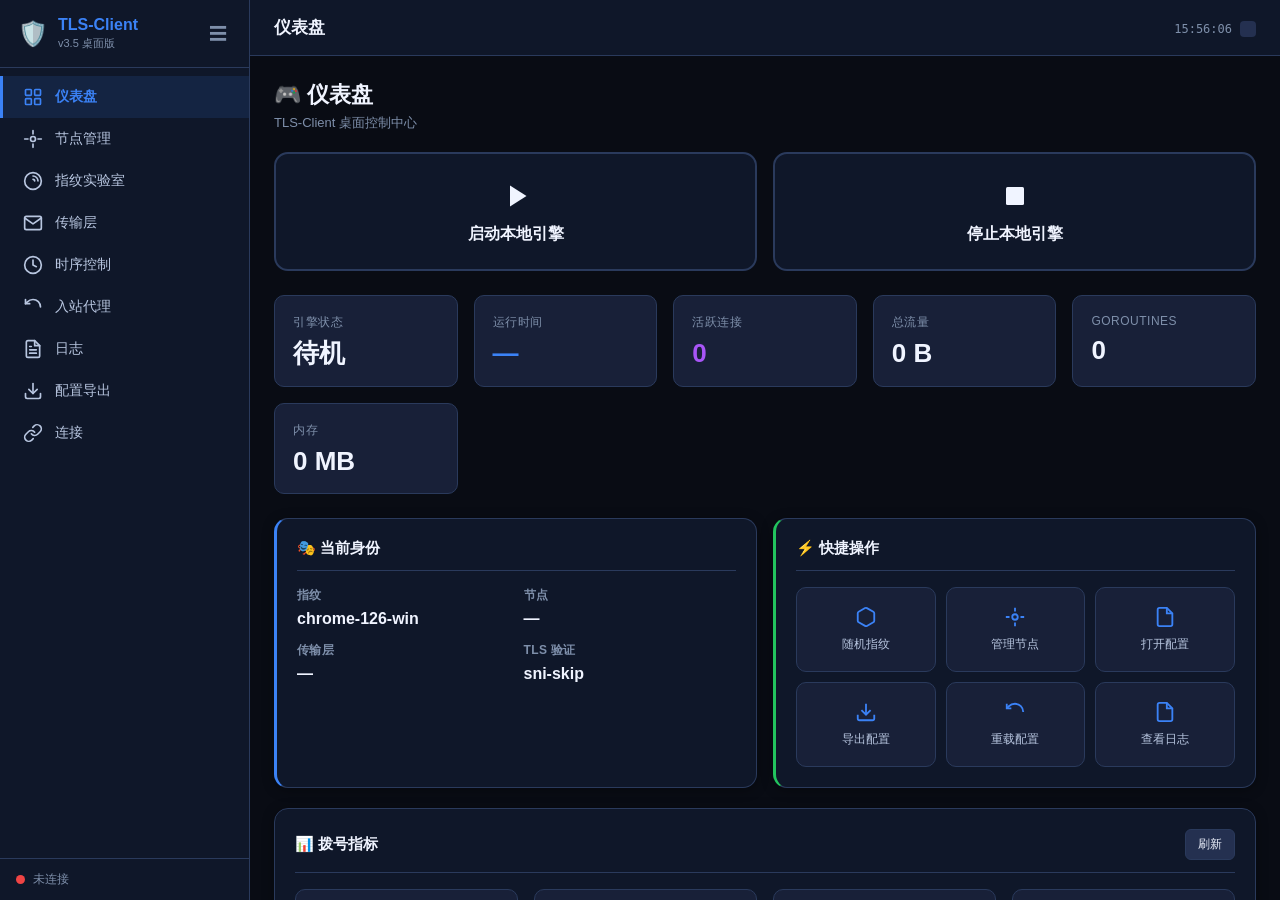
<file: gui/frontend/index.html>
<!DOCTYPE html>
<html lang="zh-CN">
<head>
<meta charset="UTF-8">
<meta name="viewport" content="width=device-width,initial-scale=1.0">
<title>TLS-Client v3.5</title>
<link rel="stylesheet" href="src/main.css">
</head>
<body>
<div id="app">
  <aside class="sidebar" id="sidebar">
    <div class="sidebar-logo">
      <span class="logo-icon">🛡️</span>
      <div class="logo-text">
        <h1>TLS-Client</h1>
        <span class="logo-version">v3.5 桌面版</span>
      </div>
      <button class="sidebar-collapse-btn" id="sidebar-toggle" title="折叠/展开">☰</button>
    </div>
    <nav class="sidebar-nav" id="main-nav">
      <a class="nav-link active" data-page="dashboard" href="#">
        <svg viewBox="0 0 24 24"><rect x="3" y="3" width="7" height="7" rx="1"/><rect x="14" y="3" width="7" height="7" rx="1"/><rect x="3" y="14" width="7" height="7" rx="1"/><rect x="14" y="14" width="7" height="7" rx="1"/></svg>
        <span>仪表盘</span>
      </a>
      <a class="nav-link" data-page="nodes" href="#">
        <svg viewBox="0 0 24 24"><circle cx="12" cy="12" r="3"/><path d="M12 2v4m0 12v4M2 12h4m12 0h4"/></svg>
        <span>节点管理</span>
      </a>
      <a class="nav-link" data-page="fingerprint" href="#">
        <svg viewBox="0 0 24 24"><path d="M12 2a10 10 0 0110 10c0 5.52-4.48 10-10 10S2 17.52 2 12 6.48 2 12 2z"/><path d="M12 6a6 6 0 016 6"/><path d="M12 10a2 2 0 012 2"/></svg>
        <span>指纹实验室</span>
      </a>
      <a class="nav-link" data-page="transport" href="#">
        <svg viewBox="0 0 24 24"><path d="M4 4h16a2 2 0 012 2v12a2 2 0 01-2 2H4a2 2 0 01-2-2V6a2 2 0 012-2z"/><path d="M22 6l-10 7L2 6"/></svg>
        <span>传输层</span>
      </a>
      <a class="nav-link" data-page="cadence" href="#">
        <svg viewBox="0 0 24 24"><circle cx="12" cy="12" r="10"/><path d="M12 6v6l4 2"/></svg>
        <span>时序控制</span>
      </a>
      <a class="nav-link" data-page="inbound" href="#">
        <svg viewBox="0 0 24 24"><path d="M21 12a9 9 0 00-9-9 9.75 9.75 0 00-6.74 2.74L3 8"/><path d="M3 3v5h5"/></svg>
        <span>入站代理</span>
      </a>
      <a class="nav-link" data-page="logs" href="#">
        <svg viewBox="0 0 24 24"><path d="M14 2H6a2 2 0 00-2 2v16a2 2 0 002 2h12a2 2 0 002-2V8z"/><path d="M14 2v6h6"/><path d="M16 13H8m8 4H8m2-8H8"/></svg>
        <span>日志</span>
      </a>
      <a class="nav-link" data-page="config" href="#">
        <svg viewBox="0 0 24 24"><path d="M21 15v4a2 2 0 01-2 2H5a2 2 0 01-2-2v-4"/><path d="M7 10l5 5 5-5"/><path d="M12 15V3"/></svg>
        <span>配置导出</span>
      </a>
      <a class="nav-link" data-page="apiconn" href="#">
        <svg viewBox="0 0 24 24"><path d="M10 13a5 5 0 007.54.54l3-3a5 5 0 00-7.07-7.07l-1.72 1.71"/><path d="M14 11a5 5 0 00-7.54-.54l-3 3a5 5 0 007.07 7.07l1.71-1.71"/></svg>
        <span>连接</span>
      </a>
    </nav>
    <div class="sidebar-footer">
      <div class="api-indicator" id="global-api-indicator">
        <span class="indicator-dot disconnected"></span>
        <span class="indicator-text">未连接</span>
      </div>
    </div>
  </aside>

  <main class="main" id="main-content">
    <header class="topbar" style="--wails-draggable:drag">
      <div class="topbar-title" id="topbar-title">仪表盘</div>
      <div class="topbar-actions">
        <span class="topbar-clock" id="topbar-clock"></span>
        <span class="topbar-platform" id="topbar-platform"></span>
      </div>
    </header>
    <div class="page-container" id="page-container"></div>
  </main>
</div>

<div class="modal-overlay" id="modal-overlay"></div>
<div class="modal" id="modal-container"></div>
<div class="toast-container" id="toast-container"></div>

<script src="src/api.js"></script>
<script src="src/pages/dashboard.js"></script>
<script src="src/pages/nodes.js"></script>
<script src="src/pages/fingerprint.js"></script>
<script src="src/pages/transport.js"></script>
<script src="src/pages/cadence.js"></script>
<script src="src/pages/inbound.js"></script>
<script src="src/pages/logs.js"></script>
<script src="src/pages/config.js"></script>
<script src="src/pages/apiconn.js"></script>
<script src="src/app.js"></script>
</body>
</html>
</file>
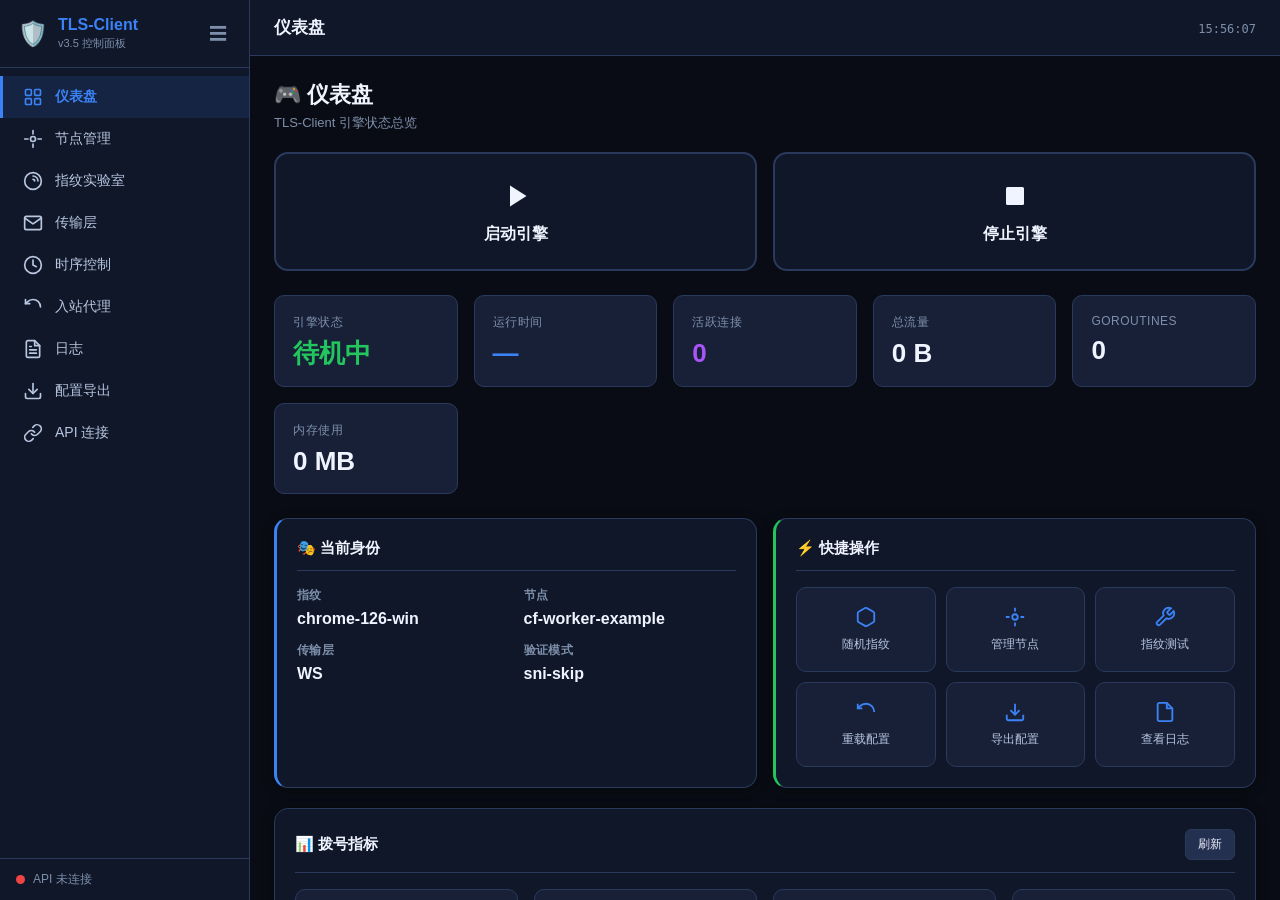
<file: pkg/api/webui/index.html>
<!DOCTYPE html>
<html lang="zh-CN">
<head>
<meta charset="UTF-8">
<meta name="viewport" content="width=device-width,initial-scale=1.0">
<title>TLS-Client 控制面板 v3.5</title>
<link rel="stylesheet" href="css/main.css">
</head>
<body>
<div id="app">
  <!-- ============ 侧边栏 ============ -->
  <aside class="sidebar" id="sidebar">
    <div class="sidebar-logo">
      <span class="logo-icon">🛡️</span>
      <div class="logo-text">
        <h1>TLS-Client</h1>
        <span class="logo-version">v3.5 控制面板</span>
      </div>
      <button class="sidebar-collapse-btn" id="sidebar-toggle" title="折叠">☰</button>
    </div>
    <nav class="sidebar-nav" id="main-nav">
      <a class="nav-link active" data-page="dashboard" href="#dashboard">
        <svg viewBox="0 0 24 24"><rect x="3" y="3" width="7" height="7" rx="1"/><rect x="14" y="3" width="7" height="7" rx="1"/><rect x="3" y="14" width="7" height="7" rx="1"/><rect x="14" y="14" width="7" height="7" rx="1"/></svg>
        <span>仪表盘</span>
      </a>
      <a class="nav-link" data-page="nodes" href="#nodes">
        <svg viewBox="0 0 24 24"><circle cx="12" cy="12" r="3"/><path d="M12 2v4m0 12v4M2 12h4m12 0h4"/></svg>
        <span>节点管理</span>
      </a>
      <a class="nav-link" data-page="fingerprint" href="#fingerprint">
        <svg viewBox="0 0 24 24"><path d="M12 2a10 10 0 0110 10c0 5.52-4.48 10-10 10S2 17.52 2 12 6.48 2 12 2z"/><path d="M12 6a6 6 0 016 6"/><path d="M12 10a2 2 0 012 2"/></svg>
        <span>指纹实验室</span>
      </a>
      <a class="nav-link" data-page="transport" href="#transport">
        <svg viewBox="0 0 24 24"><path d="M4 4h16a2 2 0 012 2v12a2 2 0 01-2 2H4a2 2 0 01-2-2V6a2 2 0 012-2z"/><path d="M22 6l-10 7L2 6"/></svg>
        <span>传输层</span>
      </a>
      <a class="nav-link" data-page="cadence" href="#cadence">
        <svg viewBox="0 0 24 24"><circle cx="12" cy="12" r="10"/><path d="M12 6v6l4 2"/></svg>
        <span>时序控制</span>
      </a>
      <a class="nav-link" data-page="inbound" href="#inbound">
        <svg viewBox="0 0 24 24"><path d="M21 12a9 9 0 00-9-9 9.75 9.75 0 00-6.74 2.74L3 8"/><path d="M3 3v5h5"/></svg>
        <span>入站代理</span>
      </a>
      <a class="nav-link" data-page="logs" href="#logs">
        <svg viewBox="0 0 24 24"><path d="M14 2H6a2 2 0 00-2 2v16a2 2 0 002 2h12a2 2 0 002-2V8z"/><path d="M14 2v6h6"/><path d="M16 13H8m8 4H8m2-8H8"/></svg>
        <span>日志</span>
      </a>
      <a class="nav-link" data-page="config" href="#config">
        <svg viewBox="0 0 24 24"><path d="M21 15v4a2 2 0 01-2 2H5a2 2 0 01-2-2v-4"/><path d="M7 10l5 5 5-5"/><path d="M12 15V3"/></svg>
        <span>配置导出</span>
      </a>
      <a class="nav-link" data-page="apiconn" href="#apiconn">
        <svg viewBox="0 0 24 24"><path d="M10 13a5 5 0 007.54.54l3-3a5 5 0 00-7.07-7.07l-1.72 1.71"/><path d="M14 11a5 5 0 00-7.54-.54l-3 3a5 5 0 007.07 7.07l1.71-1.71"/></svg>
        <span>API 连接</span>
      </a>
    </nav>
    <div class="sidebar-footer">
      <div class="api-indicator" id="global-api-indicator">
        <span class="indicator-dot disconnected"></span>
        <span class="indicator-text">API 未连接</span>
      </div>
    </div>
  </aside>

  <!-- ============ 主区域 ============ -->
  <main class="main" id="main-content">
    <header class="topbar">
      <button class="mobile-menu-btn" id="mobile-menu-btn">☰</button>
      <div class="topbar-title" id="topbar-title">仪表盘</div>
      <div class="topbar-actions">
        <span class="topbar-clock" id="topbar-clock"></span>
      </div>
    </header>
    <div class="page-container" id="page-container">
      <!-- 页面由 JS 动态渲染 -->
    </div>
  </main>
</div>

<!-- ============ 模态框容器 ============ -->
<div class="modal-overlay" id="modal-overlay"></div>
<div class="modal" id="modal-container"></div>

<!-- ============ Toast 通知 ============ -->
<div class="toast-container" id="toast-container"></div>

<script src="js/api.js"></script>
<script src="js/pages/dashboard.js"></script>
<script src="js/pages/nodes.js"></script>
<script src="js/pages/fingerprint.js"></script>
<script src="js/pages/transport.js"></script>
<script src="js/pages/cadence.js"></script>
<script src="js/pages/inbound.js"></script>
<script src="js/pages/logs.js"></script>
<script src="js/pages/config.js"></script>
<script src="js/pages/apiconn.js"></script>
<script src="js/app.js"></script>
</body>
</html>
</file>
<file: gui/frontend/src/main.css>
/* ================================================================
   TLS-Client v3.5 GUI — Design System
   ================================================================ */

/* ---------- Reset & Variables ---------- */
*,*::before,*::after{margin:0;padding:0;box-sizing:border-box}
:root{
  --c-bg-0:#090c14;
  --c-bg-1:#0f1729;
  --c-bg-2:#182038;
  --c-bg-3:#243050;
  --c-bg-4:#2f3f64;
  --c-border:#2a3a5c;
  --c-border-h:#3a5080;
  --c-text-0:#f0f4ff;
  --c-text-1:#b8c6e0;
  --c-text-2:#7e8faa;
  --c-text-3:#556380;
  --c-blue:#3b82f6;
  --c-blue-h:#2563eb;
  --c-blue-bg:rgba(59,130,246,.12);
  --c-green:#22c55e;
  --c-green-h:#16a34a;
  --c-green-bg:rgba(34,197,94,.12);
  --c-yellow:#eab308;
  --c-yellow-bg:rgba(234,179,8,.12);
  --c-red:#ef4444;
  --c-red-h:#dc2626;
  --c-red-bg:rgba(239,68,68,.12);
  --c-purple:#a855f7;
  --c-purple-bg:rgba(168,85,247,.12);
  --c-orange:#f97316;
  --c-orange-bg:rgba(249,115,22,.12);
  --c-cyan:#06b6d4;
  --c-cyan-bg:rgba(6,182,212,.12);
  --radius-s:6px;
  --radius-m:10px;
  --radius-l:14px;
  --radius-xl:20px;
  --shadow-card:0 2px 12px rgba(0,0,0,.35);
  --shadow-modal:0 12px 48px rgba(0,0,0,.6);
  --sidebar-w:250px;
  --sidebar-collapsed:60px;
  --topbar-h:56px;
  --transition:all .2s ease;
  --font-mono:'Monaco','Consolas','Fira Code',monospace;
}

html{font-size:14px;-webkit-font-smoothing:antialiased}
body{
  font-family:-apple-system,BlinkMacSystemFont,'Segoe UI',Roboto,'Helvetica Neue',sans-serif;
  background:var(--c-bg-0);
  color:var(--c-text-0);
  min-height:100vh;
  overflow:hidden;
}

/* ---------- Layout ---------- */
#app{display:flex;height:100vh;width:100vw}

/* ---------- Sidebar ---------- */
.sidebar{
  width:var(--sidebar-w);
  min-width:var(--sidebar-w);
  background:var(--c-bg-1);
  border-right:1px solid var(--c-border);
  display:flex;
  flex-direction:column;
  transition:width .25s ease,min-width .25s ease;
  z-index:50;
  overflow:hidden;
}
.sidebar.collapsed{width:var(--sidebar-collapsed);min-width:var(--sidebar-collapsed)}
.sidebar.collapsed .logo-text,
.sidebar.collapsed .nav-link span,
.sidebar.collapsed .sidebar-footer .indicator-text{display:none}
.sidebar.collapsed .sidebar-logo{justify-content:center;padding:12px 0}
.sidebar.collapsed .nav-link{justify-content:center;padding:14px 0}
.sidebar.collapsed .sidebar-footer{justify-content:center}

.sidebar-logo{
  display:flex;align-items:center;gap:10px;
  padding:16px 18px;
  border-bottom:1px solid var(--c-border);
  flex-shrink:0;
}
.logo-icon{font-size:24px}
.logo-text h1{font-size:16px;font-weight:700;color:var(--c-blue);white-space:nowrap}
.logo-version{font-size:11px;color:var(--c-text-2);white-space:nowrap}
.sidebar-collapse-btn{
  margin-left:auto;background:none;border:none;color:var(--c-text-2);
  font-size:18px;cursor:pointer;padding:4px;border-radius:4px;
}
.sidebar-collapse-btn:hover{color:var(--c-text-0);background:var(--c-bg-3)}

.sidebar-nav{
  flex:1;overflow-y:auto;padding:8px 0;
  scrollbar-width:thin;scrollbar-color:var(--c-bg-4) transparent;
}
.nav-link{
  display:flex;align-items:center;gap:12px;
  padding:11px 20px;
  color:var(--c-text-1);
  text-decoration:none;
  border-left:3px solid transparent;
  transition:var(--transition);
  white-space:nowrap;
}
.nav-link svg{
  width:20px;height:20px;flex-shrink:0;
  fill:none;stroke:currentColor;stroke-width:2;
  stroke-linecap:round;stroke-linejoin:round;
}
.nav-link:hover{background:var(--c-bg-2);color:var(--c-text-0)}
.nav-link.active{
  background:var(--c-blue-bg);
  color:var(--c-blue);
  border-left-color:var(--c-blue);
  font-weight:600;
}

.sidebar-footer{
  padding:12px 16px;border-top:1px solid var(--c-border);
  flex-shrink:0;display:flex;align-items:center;gap:8px;
}
.api-indicator{display:flex;align-items:center;gap:8px}
.indicator-dot{
  width:9px;height:9px;border-radius:50%;flex-shrink:0;
  transition:background .3s;
}
.indicator-dot.connected{background:var(--c-green);box-shadow:0 0 6px var(--c-green)}
.indicator-dot.disconnected{background:var(--c-red)}
.indicator-text{font-size:12px;color:var(--c-text-2);white-space:nowrap}

/* ---------- Main ---------- */
.main{flex:1;display:flex;flex-direction:column;overflow:hidden}

.topbar{
  height:var(--topbar-h);min-height:var(--topbar-h);
  background:var(--c-bg-1);
  border-bottom:1px solid var(--c-border);
  display:flex;align-items:center;
  padding:0 24px;gap:16px;
  flex-shrink:0;
}
.topbar-title{font-size:17px;font-weight:600;flex:1}
.topbar-clock{font-size:12px;color:var(--c-text-2);font-family:var(--font-mono)}
.mobile-menu-btn{display:none;background:none;border:none;color:var(--c-text-0);font-size:22px;cursor:pointer}

.page-container{
  flex:1;overflow-y:auto;padding:24px;
  scrollbar-width:thin;scrollbar-color:var(--c-bg-4) transparent;
}

/* ---------- Cards ---------- */
.card{
  background:var(--c-bg-1);
  border:1px solid var(--c-border);
  border-radius:var(--radius-l);
  padding:20px;
  margin-bottom:20px;
  box-shadow:var(--shadow-card);
}
.card-header{
  display:flex;justify-content:space-between;align-items:center;
  margin-bottom:16px;padding-bottom:12px;
  border-bottom:1px solid var(--c-border);
}
.card-header h3{font-size:15px;font-weight:600;display:flex;align-items:center;gap:8px}
.card-header .card-actions{display:flex;gap:8px;align-items:center}
.card-body{position:relative}
.card-footer{
  margin-top:16px;padding-top:12px;
  border-top:1px solid var(--c-border);
  display:flex;gap:10px;align-items:center;
}
.card.accent-blue{border-left:3px solid var(--c-blue)}
.card.accent-green{border-left:3px solid var(--c-green)}
.card.accent-yellow{border-left:3px solid var(--c-yellow)}
.card.accent-red{border-left:3px solid var(--c-red)}

/* ---------- Stat Cards ---------- */
.stats-row{display:grid;grid-template-columns:repeat(auto-fit,minmax(180px,1fr));gap:16px;margin-bottom:24px}
.stat-card{
  background:var(--c-bg-2);
  border:1px solid var(--c-border);
  border-radius:var(--radius-m);
  padding:18px;
}
.stat-label{font-size:12px;color:var(--c-text-2);text-transform:uppercase;letter-spacing:.5px;margin-bottom:8px}
.stat-value{font-size:26px;font-weight:700;line-height:1.1}
.stat-value.green{color:var(--c-green)}
.stat-value.blue{color:var(--c-blue)}
.stat-value.yellow{color:var(--c-yellow)}
.stat-value.red{color:var(--c-red)}
.stat-value.purple{color:var(--c-purple)}
.stat-sub{font-size:11px;color:var(--c-text-2);margin-top:4px}

/* ---------- Grid layouts ---------- */
.grid-2{display:grid;grid-template-columns:1fr 1fr;gap:16px}
.grid-3{display:grid;grid-template-columns:1fr 1fr 1fr;gap:16px}
.grid-4{display:grid;grid-template-columns:repeat(4,1fr);gap:16px}

/* ---------- Forms ---------- */
.form-group{margin-bottom:14px}
.form-group label{
  display:block;margin-bottom:6px;
  font-size:12px;font-weight:600;color:var(--c-text-2);
  text-transform:uppercase;letter-spacing:.4px;
}
.form-group .hint{
  font-size:11px;color:var(--c-text-3);margin-top:4px;
  text-transform:none;letter-spacing:0;font-weight:400;
}
input[type="text"],input[type="number"],input[type="password"],
select,textarea{
  width:100%;padding:9px 12px;
  background:var(--c-bg-3);
  border:1px solid var(--c-border);
  border-radius:var(--radius-s);
  color:var(--c-text-0);
  font-size:13px;
  transition:border-color .15s;
}
input:focus,select:focus,textarea:focus{
  outline:none;border-color:var(--c-blue);
  box-shadow:0 0 0 2px var(--c-blue-bg);
}
input:disabled,select:disabled{opacity:.5;cursor:not-allowed}
textarea{min-height:100px;font-family:var(--font-mono);font-size:12px;resize:vertical}
.form-row{display:grid;grid-template-columns:repeat(auto-fit,minmax(200px,1fr));gap:14px}
.form-inline{display:flex;gap:10px;align-items:flex-end}

/* ---------- Buttons ---------- */
.btn{
  display:inline-flex;align-items:center;justify-content:center;gap:6px;
  padding:8px 16px;
  border:none;border-radius:var(--radius-s);
  font-size:13px;font-weight:500;
  cursor:pointer;transition:var(--transition);
  white-space:nowrap;
}
.btn:disabled{opacity:.45;cursor:not-allowed}
.btn-xs{padding:4px 10px;font-size:11px}
.btn-sm{padding:6px 12px;font-size:12px}
.btn-lg{padding:12px 24px;font-size:15px}
.btn-primary{background:var(--c-blue);color:#fff}
.btn-primary:hover:not(:disabled){background:var(--c-blue-h)}
.btn-success{background:var(--c-green);color:#fff}
.btn-success:hover:not(:disabled){background:var(--c-green-h)}
.btn-danger{background:var(--c-red);color:#fff}
.btn-danger:hover:not(:disabled){background:var(--c-red-h)}
.btn-warning{background:var(--c-yellow);color:#000}
.btn-secondary{background:var(--c-bg-3);color:var(--c-text-0);border:1px solid var(--c-border)}
.btn-secondary:hover:not(:disabled){background:var(--c-bg-4);border-color:var(--c-border-h)}
.btn-ghost{background:transparent;color:var(--c-text-1)}
.btn-ghost:hover{background:var(--c-bg-3)}
.btn-icon{padding:6px;border-radius:var(--radius-s)}
.btn-group{display:flex;gap:8px;flex-wrap:wrap}

/* ---------- Badges ---------- */
.badge{
  display:inline-flex;align-items:center;
  padding:3px 10px;
  border-radius:20px;
  font-size:11px;font-weight:600;
  letter-spacing:.3px;
}
.badge-green{background:var(--c-green-bg);color:var(--c-green)}
.badge-blue{background:var(--c-blue-bg);color:var(--c-blue)}
.badge-yellow{background:var(--c-yellow-bg);color:var(--c-yellow)}
.badge-red{background:var(--c-red-bg);color:var(--c-red)}
.badge-purple{background:var(--c-purple-bg);color:var(--c-purple)}
.badge-orange{background:var(--c-orange-bg);color:var(--c-orange)}
.badge-cyan{background:var(--c-cyan-bg);color:var(--c-cyan)}
.badge-outline{background:transparent;border:1px solid currentColor}

/* ---------- Toggle Switch ---------- */
.toggle{position:relative;display:inline-block;width:44px;height:24px;flex-shrink:0}
.toggle input{opacity:0;width:0;height:0}
.toggle .slider{
  position:absolute;cursor:pointer;inset:0;
  background:var(--c-bg-4);border-radius:24px;
  transition:.25s;
}
.toggle .slider::before{
  content:"";position:absolute;
  width:18px;height:18px;left:3px;bottom:3px;
  background:#fff;border-radius:50%;transition:.25s;
}
.toggle input:checked+.slider{background:var(--c-green)}
.toggle input:checked+.slider::before{transform:translateX(20px)}
.toggle-row{
  display:flex;justify-content:space-between;align-items:center;
  padding:12px 0;border-bottom:1px solid var(--c-border);
}
.toggle-row:last-child{border-bottom:none}
.toggle-label h4{font-size:14px;margin-bottom:2px}
.toggle-label p{font-size:12px;color:var(--c-text-2)}

/* ---------- Tabs ---------- */
.tabs{display:flex;gap:2px;background:var(--c-bg-3);padding:3px;border-radius:var(--radius-s);margin-bottom:16px}
.tab{
  padding:7px 16px;border-radius:4px;cursor:pointer;
  font-size:13px;color:var(--c-text-2);transition:var(--transition);
}
.tab:hover{color:var(--c-text-0)}
.tab.active{background:var(--c-blue);color:#fff;font-weight:600}

/* ---------- Tables ---------- */
.table-wrap{overflow-x:auto}
table{width:100%;border-collapse:collapse}
th{
  text-align:left;padding:10px 12px;
  font-size:11px;font-weight:600;color:var(--c-text-2);
  text-transform:uppercase;letter-spacing:.5px;
  border-bottom:2px solid var(--c-border);
  background:var(--c-bg-2);
}
td{
  padding:10px 12px;
  border-bottom:1px solid var(--c-border);
  font-size:13px;
}
tr:hover td{background:var(--c-bg-2)}

/* ---------- Node List ---------- */
.node-item{
  background:var(--c-bg-2);
  border:1px solid var(--c-border);
  border-radius:var(--radius-m);
  padding:16px;margin-bottom:12px;
  transition:border-color .15s;
}
.node-item:hover{border-color:var(--c-border-h)}
.node-item.node-active{border-color:var(--c-green);background:var(--c-green-bg)}
.node-item.node-editing{border-color:var(--c-yellow);background:var(--c-yellow-bg)}
.node-top{display:flex;justify-content:space-between;align-items:center;margin-bottom:10px}
.node-name{font-size:16px;font-weight:600;display:flex;align-items:center;gap:8px}
.node-details{display:flex;gap:20px;flex-wrap:wrap;font-size:13px;color:var(--c-text-2)}
.node-detail{display:flex;align-items:center;gap:4px}
.node-detail-icon{width:14px;opacity:.7}
.node-actions-bar{display:flex;gap:6px;margin-top:12px;padding-top:10px;border-top:1px solid var(--c-border)}
.node-edit-form{
  margin-top:14px;padding-top:14px;border-top:1px solid var(--c-border);
  display:none;
}
.node-edit-form.visible{display:block}

/* ---------- Fingerprint Cards ---------- */
.fp-grid{display:grid;grid-template-columns:repeat(auto-fill,minmax(260px,1fr));gap:14px}
.fp-card{
  background:var(--c-bg-2);
  border:2px solid var(--c-border);
  border-radius:var(--radius-m);
  padding:14px;cursor:pointer;
  transition:var(--transition);
}
.fp-card:hover{border-color:var(--c-blue);transform:translateY(-1px)}
.fp-card.selected{border-color:var(--c-green);background:var(--c-green-bg)}
.fp-card-top{display:flex;justify-content:space-between;align-items:flex-start;margin-bottom:10px}
.fp-card-name{font-size:15px;font-weight:600}
.fp-card-tags{display:flex;gap:4px;flex-wrap:wrap}
.fp-tag{
  padding:2px 7px;border-radius:4px;
  font-size:10px;font-weight:600;
  background:var(--c-bg-3);color:var(--c-text-2);
  text-transform:uppercase;letter-spacing:.3px;
}
.fp-tag.latest{background:var(--c-green);color:#fff}
.fp-tag.recommended{background:var(--c-blue);color:#fff}
.fp-tag.mobile{background:var(--c-orange-bg);color:var(--c-orange)}
.fp-card-info{display:flex;gap:14px;font-size:12px;color:var(--c-text-2)}

/* ---------- Log Console ---------- */
.log-console{
  background:#000;
  border-radius:var(--radius-s);
  padding:14px;
  font-family:var(--font-mono);
  font-size:12px;
  height:420px;
  overflow-y:auto;
  line-height:1.7;
  scrollbar-width:thin;scrollbar-color:#333 transparent;
}
.log-line{display:flex;gap:8px;margin-bottom:1px}
.log-time{color:#555;flex-shrink:0;min-width:70px}
.log-level{flex-shrink:0;min-width:50px;font-weight:700}
.log-level.info{color:var(--c-blue)}
.log-level.warn{color:var(--c-yellow)}
.log-level.error{color:var(--c-red)}
.log-level.debug{color:var(--c-purple)}
.log-msg{color:#ccc;word-break:break-all}

/* ---------- Code Block ---------- */
.code-block{
  background:#0a0a0a;
  border:1px solid #222;
  border-radius:var(--radius-s);
  padding:16px;
  font-family:var(--font-mono);
  font-size:12px;
  overflow-x:auto;
  white-space:pre;
  line-height:1.6;
  color:var(--c-text-1);
  max-height:500px;
  overflow-y:auto;
}

/* ---------- Modal ---------- */
.modal-overlay{
  display:none;position:fixed;inset:0;
  background:rgba(0,0,0,.65);z-index:900;
  backdrop-filter:blur(4px);
}
.modal-overlay.show{display:block}
.modal{
  display:none;position:fixed;
  top:50%;left:50%;transform:translate(-50%,-50%);
  background:var(--c-bg-1);
  border:1px solid var(--c-border);
  border-radius:var(--radius-l);
  box-shadow:var(--shadow-modal);
  z-index:910;
  min-width:420px;max-width:640px;
  width:90vw;max-height:80vh;
  overflow-y:auto;
}
.modal.show{display:block}
.modal-header{
  display:flex;justify-content:space-between;align-items:center;
  padding:18px 24px;border-bottom:1px solid var(--c-border);
}
.modal-header h3{font-size:16px;font-weight:600}
.modal-close{
  background:none;border:none;color:var(--c-text-2);
  font-size:22px;cursor:pointer;padding:0 4px;
}
.modal-close:hover{color:var(--c-text-0)}
.modal-body{padding:24px}
.modal-footer{
  display:flex;justify-content:flex-end;gap:10px;
  padding:16px 24px;border-top:1px solid var(--c-border);
}

/* ---------- Toast ---------- */
.toast-container{
  position:fixed;top:20px;right:20px;z-index:999;
  display:flex;flex-direction:column;gap:8px;
}
.toast{
  display:flex;align-items:center;gap:10px;
  padding:12px 18px;border-radius:var(--radius-s);
  font-size:13px;font-weight:500;
  box-shadow:0 4px 20px rgba(0,0,0,.4);
  animation:toast-in .3s ease;
  max-width:380px;
}
.toast.toast-info{background:var(--c-blue);color:#fff}
.toast.toast-success{background:var(--c-green);color:#fff}
.toast.toast-warning{background:var(--c-yellow);color:#000}
.toast.toast-error{background:var(--c-red);color:#fff}
.toast-close{
  margin-left:auto;background:none;border:none;color:inherit;
  font-size:16px;cursor:pointer;opacity:.7;
}
.toast-close:hover{opacity:1}
@keyframes toast-in{from{opacity:0;transform:translateX(40px)}to{opacity:1;transform:translateX(0)}}
@keyframes toast-out{from{opacity:1}to{opacity:0;transform:translateX(40px)}}

/* ---------- Empty state ---------- */
.empty-state{text-align:center;padding:40px 20px;color:var(--c-text-2)}
.empty-state svg{width:48px;height:48px;margin-bottom:12px;opacity:.4}
.empty-state h4{font-size:16px;color:var(--c-text-1);margin-bottom:6px}
.empty-state p{font-size:13px}

/* ---------- Quick Actions ---------- */
.quick-grid{display:grid;grid-template-columns:repeat(auto-fill,minmax(130px,1fr));gap:10px}
.quick-btn{
  display:flex;flex-direction:column;align-items:center;gap:8px;
  padding:18px 10px;
  background:var(--c-bg-2);
  border:1px solid var(--c-border);
  border-radius:var(--radius-m);
  cursor:pointer;transition:var(--transition);
  color:var(--c-text-1);font-size:12px;text-align:center;
}
.quick-btn:hover{border-color:var(--c-blue);background:var(--c-blue-bg);color:var(--c-text-0)}
.quick-btn svg{width:22px;height:22px;stroke:var(--c-blue)}

/* ---------- Engine controls ---------- */
.engine-row{display:grid;grid-template-columns:1fr 1fr;gap:16px;margin-bottom:24px}
.engine-btn{
  display:flex;flex-direction:column;align-items:center;gap:10px;
  padding:24px;border-radius:var(--radius-l);
  border:2px solid var(--c-border);
  background:var(--c-bg-1);
  color:var(--c-text-0);font-size:16px;font-weight:600;
  cursor:pointer;transition:var(--transition);
}
.engine-btn svg{width:36px;height:36px}
.engine-btn.start:hover{border-color:var(--c-green);background:var(--c-green-bg)}
.engine-btn.start:hover svg{fill:var(--c-green)}
.engine-btn.stop:hover{border-color:var(--c-red);background:var(--c-red-bg)}
.engine-btn.stop:hover svg{fill:var(--c-red)}

/* ---------- Transport feature cards ---------- */
.transport-feature{
  background:var(--c-bg-2);
  border:1px solid var(--c-border);
  border-radius:var(--radius-m);
  padding:16px;
}
.transport-feature h4{font-size:14px;margin-bottom:10px;display:flex;align-items:center;gap:6px}
.transport-feature ul{list-style:none;font-size:13px;color:var(--c-text-2);line-height:2}
.transport-feature ul li::before{margin-right:6px}

/* ---------- Confirm row ---------- */
.confirm-bar{
  display:flex;align-items:center;gap:10px;
  padding:12px 16px;
  background:var(--c-yellow-bg);
  border:1px solid var(--c-yellow);
  border-radius:var(--radius-s);
  margin-top:12px;
}
.confirm-bar span{flex:1;font-size:13px;color:var(--c-yellow)}

/* ---------- Section title ---------- */
.section-title{
  font-size:13px;font-weight:600;color:var(--c-text-2);
  text-transform:uppercase;letter-spacing:.6px;
  margin:20px 0 10px;
}
.divider{height:1px;background:var(--c-border);margin:16px 0}

/* ---------- Responsive ---------- */
@media(max-width:900px){
  .grid-2,.grid-3,.grid-4{grid-template-columns:1fr}
  .form-row{grid-template-columns:1fr}
  .stats-row{grid-template-columns:1fr 1fr}
  .engine-row{grid-template-columns:1fr}
}
@media(max-width:768px){
  .sidebar{
    position:fixed;left:-260px;height:100vh;
    transition:left .3s ease;
    box-shadow:none;
  }
  .sidebar.mobile-open{left:0;box-shadow:var(--shadow-modal)}
  .mobile-menu-btn{display:block}
  .page-container{padding:16px}
  .fp-grid{grid-template-columns:1fr}
}

/* 内容与 pkg/api/webui/css/main.css 完全相同，请直接复制 */
/* 仅增加以下 Wails 专用样式 */

/* Wails 窗口拖拽区域 */
.topbar {
  --wails-draggable: drag;
  -webkit-app-region: drag;
}
.topbar button, .topbar input, .topbar select, .topbar a {
  --wails-draggable: no-drag;
  -webkit-app-region: no-drag;
}

/* 桌面端不需要移动端菜单按钮 */
.mobile-menu-btn { display: none !important; }

/* 桌面端滚动条美化 */
::-webkit-scrollbar { width: 8px; height: 8px; }
::-webkit-scrollbar-track { background: var(--c-bg-0); }
::-webkit-scrollbar-thumb { background: var(--c-bg-4); border-radius: 4px; }
::-webkit-scrollbar-thumb:hover { background: var(--c-border-h); }

/* 窗口控制区域保留 (macOS) */
body.darwin .topbar { padding-left: 80px; }

/* 桌面平台标识 */
.topbar-platform {
  font-size: 11px;
  color: var(--c-text-3);
  background: var(--c-bg-3);
  padding: 2px 8px;
  border-radius: 4px;
  margin-left: 8px;
}
</file>
<file: pkg/api/webui/css/main.css>
/* ================================================================
   TLS-Client v3.5 GUI — Design System
   ================================================================ */

/* ---------- Reset & Variables ---------- */
*,*::before,*::after{margin:0;padding:0;box-sizing:border-box}
:root{
  --c-bg-0:#090c14;
  --c-bg-1:#0f1729;
  --c-bg-2:#182038;
  --c-bg-3:#243050;
  --c-bg-4:#2f3f64;
  --c-border:#2a3a5c;
  --c-border-h:#3a5080;
  --c-text-0:#f0f4ff;
  --c-text-1:#b8c6e0;
  --c-text-2:#7e8faa;
  --c-text-3:#556380;
  --c-blue:#3b82f6;
  --c-blue-h:#2563eb;
  --c-blue-bg:rgba(59,130,246,.12);
  --c-green:#22c55e;
  --c-green-h:#16a34a;
  --c-green-bg:rgba(34,197,94,.12);
  --c-yellow:#eab308;
  --c-yellow-bg:rgba(234,179,8,.12);
  --c-red:#ef4444;
  --c-red-h:#dc2626;
  --c-red-bg:rgba(239,68,68,.12);
  --c-purple:#a855f7;
  --c-purple-bg:rgba(168,85,247,.12);
  --c-orange:#f97316;
  --c-orange-bg:rgba(249,115,22,.12);
  --c-cyan:#06b6d4;
  --c-cyan-bg:rgba(6,182,212,.12);
  --radius-s:6px;
  --radius-m:10px;
  --radius-l:14px;
  --radius-xl:20px;
  --shadow-card:0 2px 12px rgba(0,0,0,.35);
  --shadow-modal:0 12px 48px rgba(0,0,0,.6);
  --sidebar-w:250px;
  --sidebar-collapsed:60px;
  --topbar-h:56px;
  --transition:all .2s ease;
  --font-mono:'Monaco','Consolas','Fira Code',monospace;
}

html{font-size:14px;-webkit-font-smoothing:antialiased}
body{
  font-family:-apple-system,BlinkMacSystemFont,'Segoe UI',Roboto,'Helvetica Neue',sans-serif;
  background:var(--c-bg-0);
  color:var(--c-text-0);
  min-height:100vh;
  overflow:hidden;
}

/* ---------- Layout ---------- */
#app{display:flex;height:100vh;width:100vw}

/* ---------- Sidebar ---------- */
.sidebar{
  width:var(--sidebar-w);
  min-width:var(--sidebar-w);
  background:var(--c-bg-1);
  border-right:1px solid var(--c-border);
  display:flex;
  flex-direction:column;
  transition:width .25s ease,min-width .25s ease;
  z-index:50;
  overflow:hidden;
}
.sidebar.collapsed{width:var(--sidebar-collapsed);min-width:var(--sidebar-collapsed)}
.sidebar.collapsed .logo-text,
.sidebar.collapsed .nav-link span,
.sidebar.collapsed .sidebar-footer .indicator-text{display:none}
.sidebar.collapsed .sidebar-logo{justify-content:center;padding:12px 0}
.sidebar.collapsed .nav-link{justify-content:center;padding:14px 0}
.sidebar.collapsed .sidebar-footer{justify-content:center}

.sidebar-logo{
  display:flex;align-items:center;gap:10px;
  padding:16px 18px;
  border-bottom:1px solid var(--c-border);
  flex-shrink:0;
}
.logo-icon{font-size:24px}
.logo-text h1{font-size:16px;font-weight:700;color:var(--c-blue);white-space:nowrap}
.logo-version{font-size:11px;color:var(--c-text-2);white-space:nowrap}
.sidebar-collapse-btn{
  margin-left:auto;background:none;border:none;color:var(--c-text-2);
  font-size:18px;cursor:pointer;padding:4px;border-radius:4px;
}
.sidebar-collapse-btn:hover{color:var(--c-text-0);background:var(--c-bg-3)}

.sidebar-nav{
  flex:1;overflow-y:auto;padding:8px 0;
  scrollbar-width:thin;scrollbar-color:var(--c-bg-4) transparent;
}
.nav-link{
  display:flex;align-items:center;gap:12px;
  padding:11px 20px;
  color:var(--c-text-1);
  text-decoration:none;
  border-left:3px solid transparent;
  transition:var(--transition);
  white-space:nowrap;
}
.nav-link svg{
  width:20px;height:20px;flex-shrink:0;
  fill:none;stroke:currentColor;stroke-width:2;
  stroke-linecap:round;stroke-linejoin:round;
}
.nav-link:hover{background:var(--c-bg-2);color:var(--c-text-0)}
.nav-link.active{
  background:var(--c-blue-bg);
  color:var(--c-blue);
  border-left-color:var(--c-blue);
  font-weight:600;
}

.sidebar-footer{
  padding:12px 16px;border-top:1px solid var(--c-border);
  flex-shrink:0;display:flex;align-items:center;gap:8px;
}
.api-indicator{display:flex;align-items:center;gap:8px}
.indicator-dot{
  width:9px;height:9px;border-radius:50%;flex-shrink:0;
  transition:background .3s;
}
.indicator-dot.connected{background:var(--c-green);box-shadow:0 0 6px var(--c-green)}
.indicator-dot.disconnected{background:var(--c-red)}
.indicator-text{font-size:12px;color:var(--c-text-2);white-space:nowrap}

/* ---------- Main ---------- */
.main{flex:1;display:flex;flex-direction:column;overflow:hidden}

.topbar{
  height:var(--topbar-h);min-height:var(--topbar-h);
  background:var(--c-bg-1);
  border-bottom:1px solid var(--c-border);
  display:flex;align-items:center;
  padding:0 24px;gap:16px;
  flex-shrink:0;
}
.topbar-title{font-size:17px;font-weight:600;flex:1}
.topbar-clock{font-size:12px;color:var(--c-text-2);font-family:var(--font-mono)}
.mobile-menu-btn{display:none;background:none;border:none;color:var(--c-text-0);font-size:22px;cursor:pointer}

.page-container{
  flex:1;overflow-y:auto;padding:24px;
  scrollbar-width:thin;scrollbar-color:var(--c-bg-4) transparent;
}

/* ---------- Cards ---------- */
.card{
  background:var(--c-bg-1);
  border:1px solid var(--c-border);
  border-radius:var(--radius-l);
  padding:20px;
  margin-bottom:20px;
  box-shadow:var(--shadow-card);
}
.card-header{
  display:flex;justify-content:space-between;align-items:center;
  margin-bottom:16px;padding-bottom:12px;
  border-bottom:1px solid var(--c-border);
}
.card-header h3{font-size:15px;font-weight:600;display:flex;align-items:center;gap:8px}
.card-header .card-actions{display:flex;gap:8px;align-items:center}
.card-body{position:relative}
.card-footer{
  margin-top:16px;padding-top:12px;
  border-top:1px solid var(--c-border);
  display:flex;gap:10px;align-items:center;
}
.card.accent-blue{border-left:3px solid var(--c-blue)}
.card.accent-green{border-left:3px solid var(--c-green)}
.card.accent-yellow{border-left:3px solid var(--c-yellow)}
.card.accent-red{border-left:3px solid var(--c-red)}

/* ---------- Stat Cards ---------- */
.stats-row{display:grid;grid-template-columns:repeat(auto-fit,minmax(180px,1fr));gap:16px;margin-bottom:24px}
.stat-card{
  background:var(--c-bg-2);
  border:1px solid var(--c-border);
  border-radius:var(--radius-m);
  padding:18px;
}
.stat-label{font-size:12px;color:var(--c-text-2);text-transform:uppercase;letter-spacing:.5px;margin-bottom:8px}
.stat-value{font-size:26px;font-weight:700;line-height:1.1}
.stat-value.green{color:var(--c-green)}
.stat-value.blue{color:var(--c-blue)}
.stat-value.yellow{color:var(--c-yellow)}
.stat-value.red{color:var(--c-red)}
.stat-value.purple{color:var(--c-purple)}
.stat-sub{font-size:11px;color:var(--c-text-2);margin-top:4px}

/* ---------- Grid layouts ---------- */
.grid-2{display:grid;grid-template-columns:1fr 1fr;gap:16px}
.grid-3{display:grid;grid-template-columns:1fr 1fr 1fr;gap:16px}
.grid-4{display:grid;grid-template-columns:repeat(4,1fr);gap:16px}

/* ---------- Forms ---------- */
.form-group{margin-bottom:14px}
.form-group label{
  display:block;margin-bottom:6px;
  font-size:12px;font-weight:600;color:var(--c-text-2);
  text-transform:uppercase;letter-spacing:.4px;
}
.form-group .hint{
  font-size:11px;color:var(--c-text-3);margin-top:4px;
  text-transform:none;letter-spacing:0;font-weight:400;
}
input[type="text"],input[type="number"],input[type="password"],
select,textarea{
  width:100%;padding:9px 12px;
  background:var(--c-bg-3);
  border:1px solid var(--c-border);
  border-radius:var(--radius-s);
  color:var(--c-text-0);
  font-size:13px;
  transition:border-color .15s;
}
input:focus,select:focus,textarea:focus{
  outline:none;border-color:var(--c-blue);
  box-shadow:0 0 0 2px var(--c-blue-bg);
}
input:disabled,select:disabled{opacity:.5;cursor:not-allowed}
textarea{min-height:100px;font-family:var(--font-mono);font-size:12px;resize:vertical}
.form-row{display:grid;grid-template-columns:repeat(auto-fit,minmax(200px,1fr));gap:14px}
.form-inline{display:flex;gap:10px;align-items:flex-end}

/* ---------- Buttons ---------- */
.btn{
  display:inline-flex;align-items:center;justify-content:center;gap:6px;
  padding:8px 16px;
  border:none;border-radius:var(--radius-s);
  font-size:13px;font-weight:500;
  cursor:pointer;transition:var(--transition);
  white-space:nowrap;
}
.btn:disabled{opacity:.45;cursor:not-allowed}
.btn-xs{padding:4px 10px;font-size:11px}
.btn-sm{padding:6px 12px;font-size:12px}
.btn-lg{padding:12px 24px;font-size:15px}
.btn-primary{background:var(--c-blue);color:#fff}
.btn-primary:hover:not(:disabled){background:var(--c-blue-h)}
.btn-success{background:var(--c-green);color:#fff}
.btn-success:hover:not(:disabled){background:var(--c-green-h)}
.btn-danger{background:var(--c-red);color:#fff}
.btn-danger:hover:not(:disabled){background:var(--c-red-h)}
.btn-warning{background:var(--c-yellow);color:#000}
.btn-secondary{background:var(--c-bg-3);color:var(--c-text-0);border:1px solid var(--c-border)}
.btn-secondary:hover:not(:disabled){background:var(--c-bg-4);border-color:var(--c-border-h)}
.btn-ghost{background:transparent;color:var(--c-text-1)}
.btn-ghost:hover{background:var(--c-bg-3)}
.btn-icon{padding:6px;border-radius:var(--radius-s)}
.btn-group{display:flex;gap:8px;flex-wrap:wrap}

/* ---------- Badges ---------- */
.badge{
  display:inline-flex;align-items:center;
  padding:3px 10px;
  border-radius:20px;
  font-size:11px;font-weight:600;
  letter-spacing:.3px;
}
.badge-green{background:var(--c-green-bg);color:var(--c-green)}
.badge-blue{background:var(--c-blue-bg);color:var(--c-blue)}
.badge-yellow{background:var(--c-yellow-bg);color:var(--c-yellow)}
.badge-red{background:var(--c-red-bg);color:var(--c-red)}
.badge-purple{background:var(--c-purple-bg);color:var(--c-purple)}
.badge-orange{background:var(--c-orange-bg);color:var(--c-orange)}
.badge-cyan{background:var(--c-cyan-bg);color:var(--c-cyan)}
.badge-outline{background:transparent;border:1px solid currentColor}

/* ---------- Toggle Switch ---------- */
.toggle{position:relative;display:inline-block;width:44px;height:24px;flex-shrink:0}
.toggle input{opacity:0;width:0;height:0}
.toggle .slider{
  position:absolute;cursor:pointer;inset:0;
  background:var(--c-bg-4);border-radius:24px;
  transition:.25s;
}
.toggle .slider::before{
  content:"";position:absolute;
  width:18px;height:18px;left:3px;bottom:3px;
  background:#fff;border-radius:50%;transition:.25s;
}
.toggle input:checked+.slider{background:var(--c-green)}
.toggle input:checked+.slider::before{transform:translateX(20px)}
.toggle-row{
  display:flex;justify-content:space-between;align-items:center;
  padding:12px 0;border-bottom:1px solid var(--c-border);
}
.toggle-row:last-child{border-bottom:none}
.toggle-label h4{font-size:14px;margin-bottom:2px}
.toggle-label p{font-size:12px;color:var(--c-text-2)}

/* ---------- Tabs ---------- */
.tabs{display:flex;gap:2px;background:var(--c-bg-3);padding:3px;border-radius:var(--radius-s);margin-bottom:16px}
.tab{
  padding:7px 16px;border-radius:4px;cursor:pointer;
  font-size:13px;color:var(--c-text-2);transition:var(--transition);
}
.tab:hover{color:var(--c-text-0)}
.tab.active{background:var(--c-blue);color:#fff;font-weight:600}

/* ---------- Tables ---------- */
.table-wrap{overflow-x:auto}
table{width:100%;border-collapse:collapse}
th{
  text-align:left;padding:10px 12px;
  font-size:11px;font-weight:600;color:var(--c-text-2);
  text-transform:uppercase;letter-spacing:.5px;
  border-bottom:2px solid var(--c-border);
  background:var(--c-bg-2);
}
td{
  padding:10px 12px;
  border-bottom:1px solid var(--c-border);
  font-size:13px;
}
tr:hover td{background:var(--c-bg-2)}

/* ---------- Node List ---------- */
.node-item{
  background:var(--c-bg-2);
  border:1px solid var(--c-border);
  border-radius:var(--radius-m);
  padding:16px;margin-bottom:12px;
  transition:border-color .15s;
}
.node-item:hover{border-color:var(--c-border-h)}
.node-item.node-active{border-color:var(--c-green);background:var(--c-green-bg)}
.node-item.node-editing{border-color:var(--c-yellow);background:var(--c-yellow-bg)}
.node-top{display:flex;justify-content:space-between;align-items:center;margin-bottom:10px}
.node-name{font-size:16px;font-weight:600;display:flex;align-items:center;gap:8px}
.node-details{display:flex;gap:20px;flex-wrap:wrap;font-size:13px;color:var(--c-text-2)}
.node-detail{display:flex;align-items:center;gap:4px}
.node-detail-icon{width:14px;opacity:.7}
.node-actions-bar{display:flex;gap:6px;margin-top:12px;padding-top:10px;border-top:1px solid var(--c-border)}
.node-edit-form{
  margin-top:14px;padding-top:14px;border-top:1px solid var(--c-border);
  display:none;
}
.node-edit-form.visible{display:block}

/* ---------- Fingerprint Cards ---------- */
.fp-grid{display:grid;grid-template-columns:repeat(auto-fill,minmax(260px,1fr));gap:14px}
.fp-card{
  background:var(--c-bg-2);
  border:2px solid var(--c-border);
  border-radius:var(--radius-m);
  padding:14px;cursor:pointer;
  transition:var(--transition);
}
.fp-card:hover{border-color:var(--c-blue);transform:translateY(-1px)}
.fp-card.selected{border-color:var(--c-green);background:var(--c-green-bg)}
.fp-card-top{display:flex;justify-content:space-between;align-items:flex-start;margin-bottom:10px}
.fp-card-name{font-size:15px;font-weight:600}
.fp-card-tags{display:flex;gap:4px;flex-wrap:wrap}
.fp-tag{
  padding:2px 7px;border-radius:4px;
  font-size:10px;font-weight:600;
  background:var(--c-bg-3);color:var(--c-text-2);
  text-transform:uppercase;letter-spacing:.3px;
}
.fp-tag.latest{background:var(--c-green);color:#fff}
.fp-tag.recommended{background:var(--c-blue);color:#fff}
.fp-tag.mobile{background:var(--c-orange-bg);color:var(--c-orange)}
.fp-card-info{display:flex;gap:14px;font-size:12px;color:var(--c-text-2)}

/* ---------- Log Console ---------- */
.log-console{
  background:#000;
  border-radius:var(--radius-s);
  padding:14px;
  font-family:var(--font-mono);
  font-size:12px;
  height:420px;
  overflow-y:auto;
  line-height:1.7;
  scrollbar-width:thin;scrollbar-color:#333 transparent;
}
.log-line{display:flex;gap:8px;margin-bottom:1px}
.log-time{color:#555;flex-shrink:0;min-width:70px}
.log-level{flex-shrink:0;min-width:50px;font-weight:700}
.log-level.info{color:var(--c-blue)}
.log-level.warn{color:var(--c-yellow)}
.log-level.error{color:var(--c-red)}
.log-level.debug{color:var(--c-purple)}
.log-msg{color:#ccc;word-break:break-all}

/* ---------- Code Block ---------- */
.code-block{
  background:#0a0a0a;
  border:1px solid #222;
  border-radius:var(--radius-s);
  padding:16px;
  font-family:var(--font-mono);
  font-size:12px;
  overflow-x:auto;
  white-space:pre;
  line-height:1.6;
  color:var(--c-text-1);
  max-height:500px;
  overflow-y:auto;
}

/* ---------- Modal ---------- */
.modal-overlay{
  display:none;position:fixed;inset:0;
  background:rgba(0,0,0,.65);z-index:900;
  backdrop-filter:blur(4px);
}
.modal-overlay.show{display:block}
.modal{
  display:none;position:fixed;
  top:50%;left:50%;transform:translate(-50%,-50%);
  background:var(--c-bg-1);
  border:1px solid var(--c-border);
  border-radius:var(--radius-l);
  box-shadow:var(--shadow-modal);
  z-index:910;
  min-width:420px;max-width:640px;
  width:90vw;max-height:80vh;
  overflow-y:auto;
}
.modal.show{display:block}
.modal-header{
  display:flex;justify-content:space-between;align-items:center;
  padding:18px 24px;border-bottom:1px solid var(--c-border);
}
.modal-header h3{font-size:16px;font-weight:600}
.modal-close{
  background:none;border:none;color:var(--c-text-2);
  font-size:22px;cursor:pointer;padding:0 4px;
}
.modal-close:hover{color:var(--c-text-0)}
.modal-body{padding:24px}
.modal-footer{
  display:flex;justify-content:flex-end;gap:10px;
  padding:16px 24px;border-top:1px solid var(--c-border);
}

/* ---------- Toast ---------- */
.toast-container{
  position:fixed;top:20px;right:20px;z-index:999;
  display:flex;flex-direction:column;gap:8px;
}
.toast{
  display:flex;align-items:center;gap:10px;
  padding:12px 18px;border-radius:var(--radius-s);
  font-size:13px;font-weight:500;
  box-shadow:0 4px 20px rgba(0,0,0,.4);
  animation:toast-in .3s ease;
  max-width:380px;
}
.toast.toast-info{background:var(--c-blue);color:#fff}
.toast.toast-success{background:var(--c-green);color:#fff}
.toast.toast-warning{background:var(--c-yellow);color:#000}
.toast.toast-error{background:var(--c-red);color:#fff}
.toast-close{
  margin-left:auto;background:none;border:none;color:inherit;
  font-size:16px;cursor:pointer;opacity:.7;
}
.toast-close:hover{opacity:1}
@keyframes toast-in{from{opacity:0;transform:translateX(40px)}to{opacity:1;transform:translateX(0)}}
@keyframes toast-out{from{opacity:1}to{opacity:0;transform:translateX(40px)}}

/* ---------- Empty state ---------- */
.empty-state{text-align:center;padding:40px 20px;color:var(--c-text-2)}
.empty-state svg{width:48px;height:48px;margin-bottom:12px;opacity:.4}
.empty-state h4{font-size:16px;color:var(--c-text-1);margin-bottom:6px}
.empty-state p{font-size:13px}

/* ---------- Quick Actions ---------- */
.quick-grid{display:grid;grid-template-columns:repeat(auto-fill,minmax(130px,1fr));gap:10px}
.quick-btn{
  display:flex;flex-direction:column;align-items:center;gap:8px;
  padding:18px 10px;
  background:var(--c-bg-2);
  border:1px solid var(--c-border);
  border-radius:var(--radius-m);
  cursor:pointer;transition:var(--transition);
  color:var(--c-text-1);font-size:12px;text-align:center;
}
.quick-btn:hover{border-color:var(--c-blue);background:var(--c-blue-bg);color:var(--c-text-0)}
.quick-btn svg{width:22px;height:22px;stroke:var(--c-blue)}

/* ---------- Engine controls ---------- */
.engine-row{display:grid;grid-template-columns:1fr 1fr;gap:16px;margin-bottom:24px}
.engine-btn{
  display:flex;flex-direction:column;align-items:center;gap:10px;
  padding:24px;border-radius:var(--radius-l);
  border:2px solid var(--c-border);
  background:var(--c-bg-1);
  color:var(--c-text-0);font-size:16px;font-weight:600;
  cursor:pointer;transition:var(--transition);
}
.engine-btn svg{width:36px;height:36px}
.engine-btn.start:hover{border-color:var(--c-green);background:var(--c-green-bg)}
.engine-btn.start:hover svg{fill:var(--c-green)}
.engine-btn.stop:hover{border-color:var(--c-red);background:var(--c-red-bg)}
.engine-btn.stop:hover svg{fill:var(--c-red)}

/* ---------- Transport feature cards ---------- */
.transport-feature{
  background:var(--c-bg-2);
  border:1px solid var(--c-border);
  border-radius:var(--radius-m);
  padding:16px;
}
.transport-feature h4{font-size:14px;margin-bottom:10px;display:flex;align-items:center;gap:6px}
.transport-feature ul{list-style:none;font-size:13px;color:var(--c-text-2);line-height:2}
.transport-feature ul li::before{margin-right:6px}

/* ---------- Confirm row ---------- */
.confirm-bar{
  display:flex;align-items:center;gap:10px;
  padding:12px 16px;
  background:var(--c-yellow-bg);
  border:1px solid var(--c-yellow);
  border-radius:var(--radius-s);
  margin-top:12px;
}
.confirm-bar span{flex:1;font-size:13px;color:var(--c-yellow)}

/* ---------- Section title ---------- */
.section-title{
  font-size:13px;font-weight:600;color:var(--c-text-2);
  text-transform:uppercase;letter-spacing:.6px;
  margin:20px 0 10px;
}
.divider{height:1px;background:var(--c-border);margin:16px 0}

/* ---------- Responsive ---------- */
@media(max-width:900px){
  .grid-2,.grid-3,.grid-4{grid-template-columns:1fr}
  .form-row{grid-template-columns:1fr}
  .stats-row{grid-template-columns:1fr 1fr}
  .engine-row{grid-template-columns:1fr}
}
@media(max-width:768px){
  .sidebar{
    position:fixed;left:-260px;height:100vh;
    transition:left .3s ease;
    box-shadow:none;
  }
  .sidebar.mobile-open{left:0;box-shadow:var(--shadow-modal)}
  .mobile-menu-btn{display:block}
  .page-container{padding:16px}
  .fp-grid{grid-template-columns:1fr}
}
</file>
